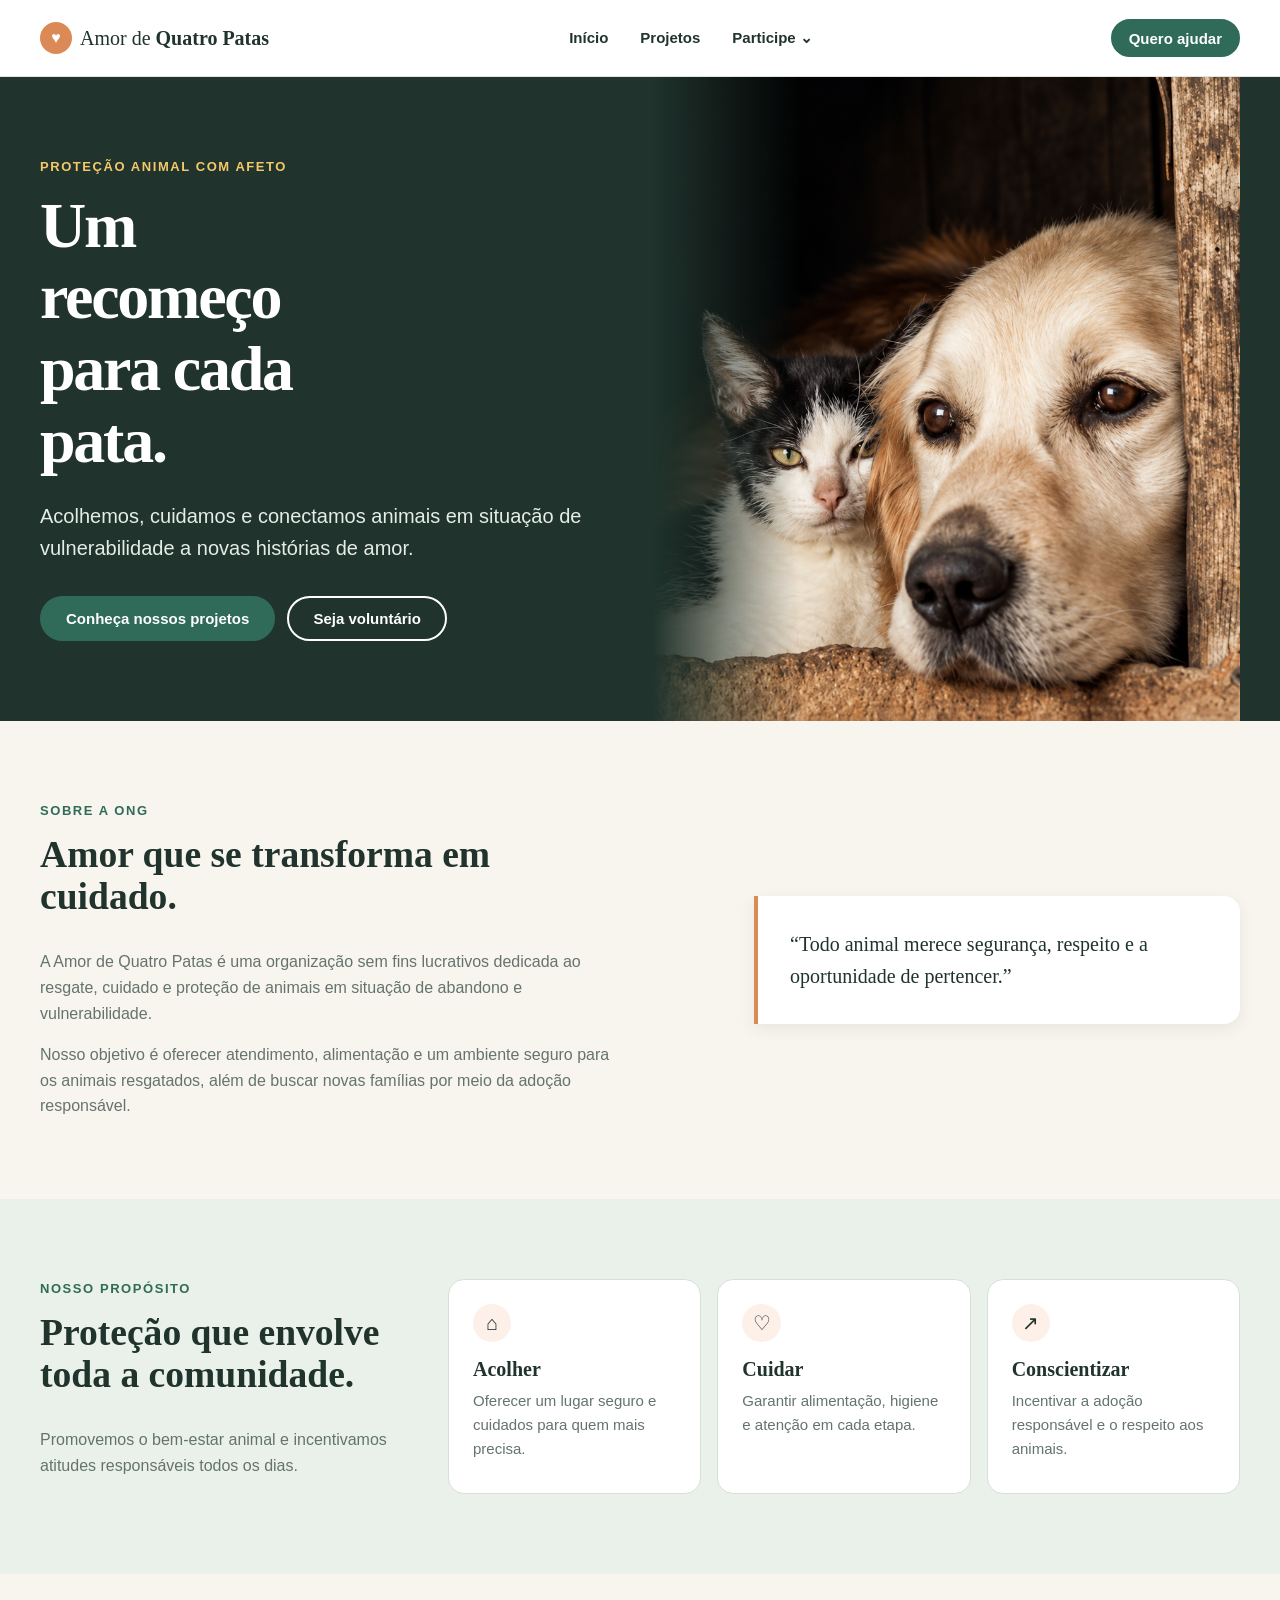
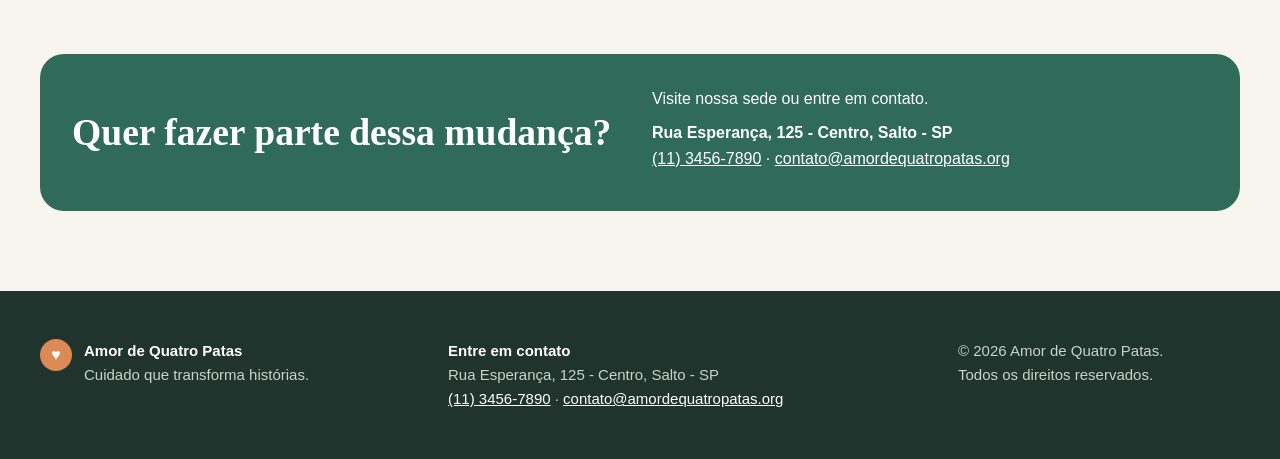
<file: index.html>
<!DOCTYPE html>
<html lang="pt-BR">
  <head>
    <meta charset="UTF-8" />
    <meta name="viewport" content="width=device-width, initial-scale=1.0" />
    <meta name="description" content="Amor de Quatro Patas: proteção, cuidado e adoção responsável." />
    <title>Amor de Quatro Patas</title>
    <link rel="stylesheet" href="../css/style.css" />
    <link rel="stylesheet" href="../css/components.css" />
    <link rel="stylesheet" href="../css/responsive.css" />
  </head>
  <body data-initial-route="inicio">
    <a class="skip-link" href="#conteudo-principal">Pular para o conteúdo</a>
    <header class="site-header">
      <div class="header-inner layout-grid">
        <a class="brand" href="#/inicio" data-route="inicio" aria-label="Amor de Quatro Patas - início"><span class="brand-mark" aria-hidden="true">♥</span><span>Amor de <strong>Quatro Patas</strong></span></a>
        <button class="menu-toggle" type="button" aria-label="Abrir menu" aria-controls="menu-principal" aria-expanded="false"><span></span><span></span><span></span></button>
        <nav class="main-nav" id="menu-principal" aria-label="Navegação principal">
          <ul>
            <li><a href="#/inicio" data-route="inicio">Início</a></li>
            <li><a href="#/projetos" data-route="projetos">Projetos</a></li>
            <li class="has-submenu"><button class="submenu-trigger" type="button" aria-expanded="false">Participe <span aria-hidden="true">⌄</span></button><ul class="submenu"><li><a href="#/cadastro" data-route="cadastro">Seja voluntário</a></li><li><a href="#/projetos" data-route="projetos" data-scroll="doacoes">Faça uma doação</a></li></ul></li>
          </ul>
        </nav>
        <a class="button button-small header-cta" href="#/cadastro" data-route="cadastro">Quero ajudar</a>
      </div>
    </header>
    <main id="conteudo-principal" tabindex="-1"><div id="app" aria-live="polite"></div></main>
    <footer class="site-footer"><div class="footer-inner layout-grid"><div class="footer-brand"><span class="brand-mark" aria-hidden="true">♥</span><p><strong>Amor de Quatro Patas</strong><br />Cuidado que transforma histórias.</p></div><address><strong>Entre em contato</strong><br />Rua Esperança, 125 - Centro, Salto - SP<br /><a href="tel:+551134567890">(11) 3456-7890</a> · <a href="mailto:contato@amordequatropatas.org">contato@amordequatropatas.org</a></address><p class="footer-copy">© 2026 Amor de Quatro Patas.<br />Todos os direitos reservados.</p></div></footer>
    <div class="toast-region" aria-live="polite" aria-atomic="true"></div>
    <div class="modal" id="modal-confirmacao" aria-hidden="true" role="dialog" aria-modal="true" aria-labelledby="modal-titulo"><div class="modal-backdrop" data-modal-close></div><div class="modal-dialog"><button class="modal-close" type="button" aria-label="Fechar janela" data-modal-close>×</button><span class="modal-icon" aria-hidden="true">♥</span><h2 id="modal-titulo">Confirmar cadastro</h2><p id="modal-mensagem">Deseja enviar seus dados para a ONG?</p><div class="modal-actions"><button class="button button-secondary" type="button" data-modal-close>Cancelar</button><button class="button" type="button" id="modal-confirmar">Confirmar envio</button></div></div></div>
    <script type="module" src="../js/app.js"></script>
  </body>
</html>
</file>
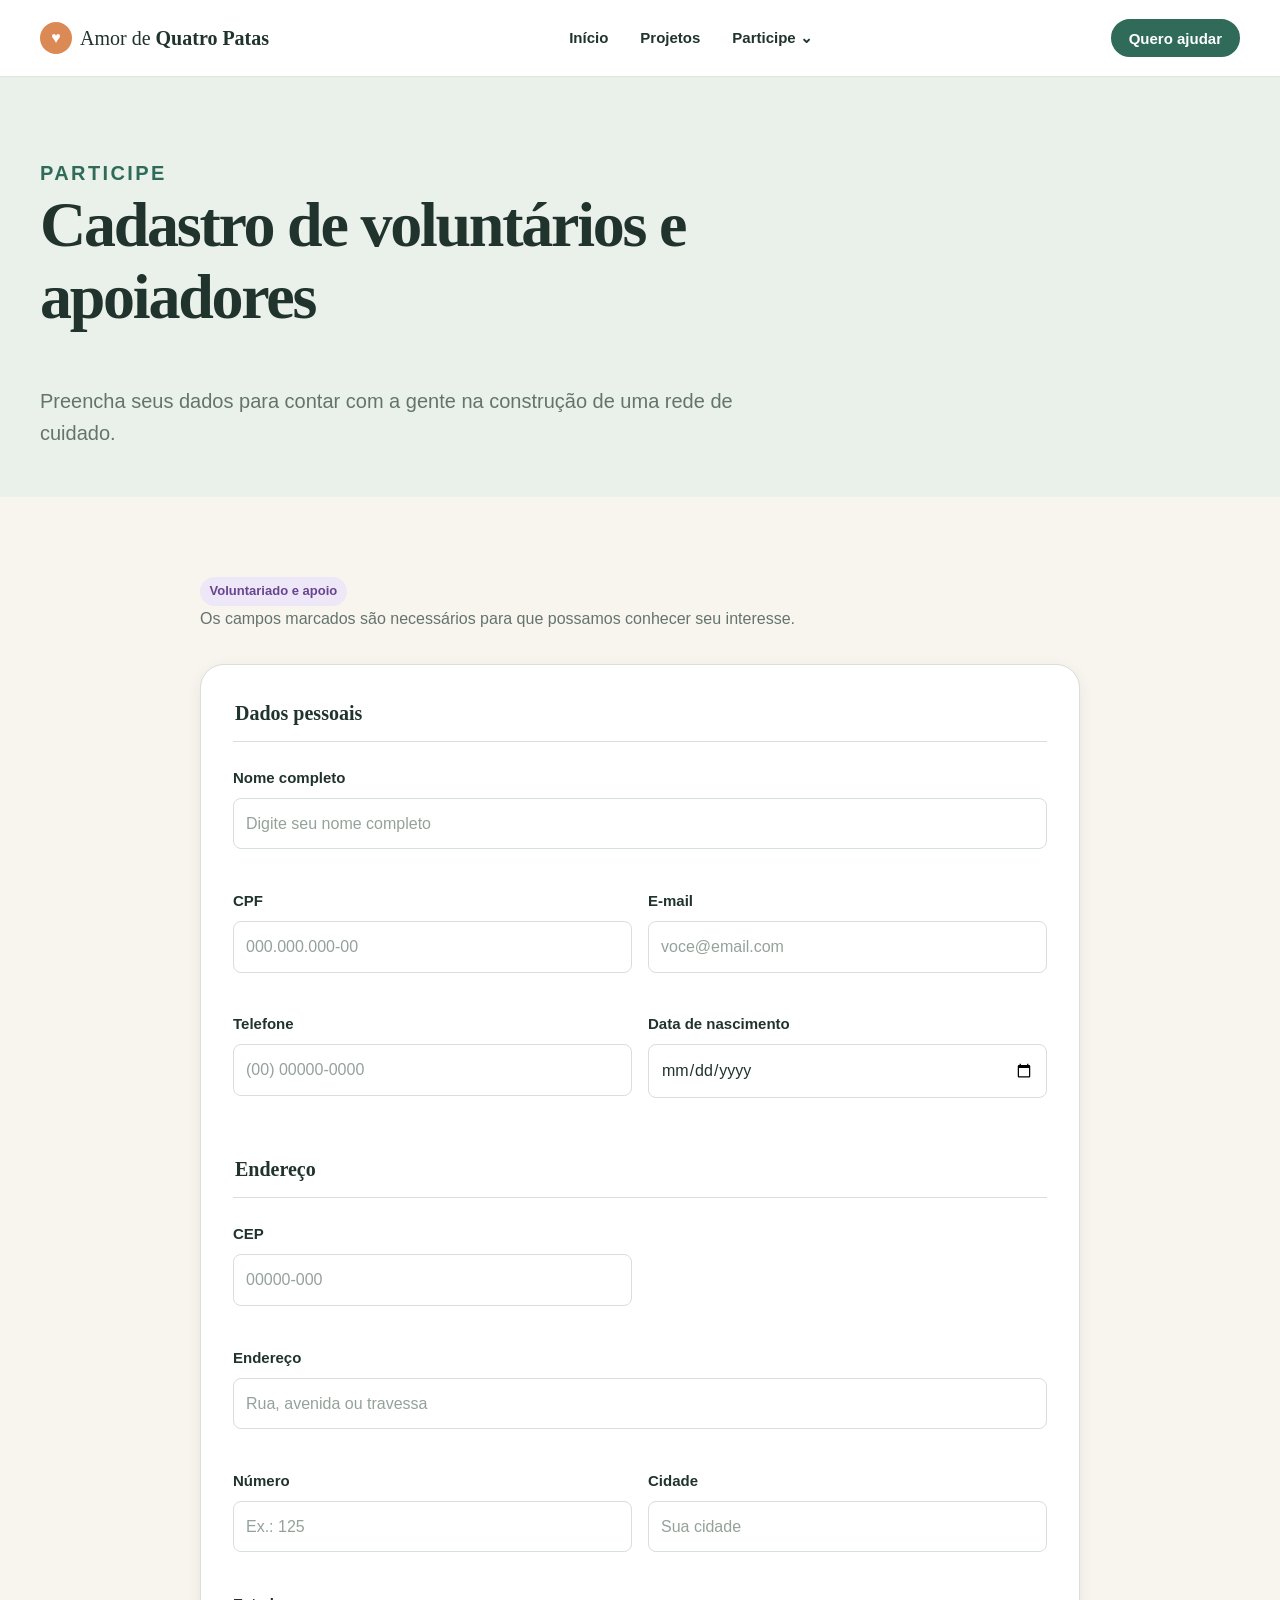
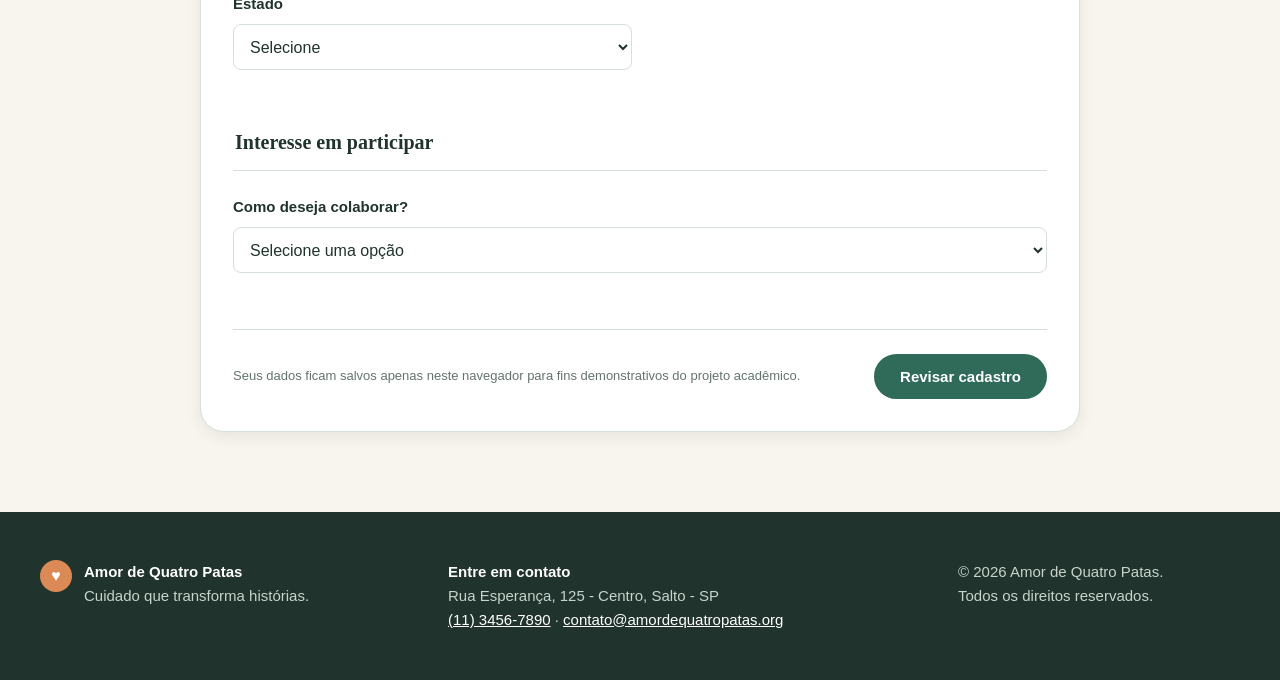
<file: cadastro.html>
<!DOCTYPE html>
<html lang="pt-BR">

<head>
  <meta charset="UTF-8" />
  <meta name="viewport" content="width=device-width, initial-scale=1.0" />
  <meta name="description" content="Cadastro de voluntários e apoiadores da Amor de Quatro Patas." />
  <title>Cadastro | Amor de Quatro Patas</title>
  <link rel="stylesheet" href="../css/style.css" />
  <link rel="stylesheet" href="../css/components.css" />
  <link rel="stylesheet" href="../css/responsive.css" />
</head>

<body data-initial-route="cadastro">
  <a class="skip-link" href="#conteudo-principal">Pular para o conteúdo</a>
  <header class="site-header">
    <div class="header-inner layout-grid"><a class="brand" href="#/inicio" data-route="inicio"
        aria-label="Amor de Quatro Patas - início"><span class="brand-mark" aria-hidden="true">♥</span><span>Amor de
          <strong>Quatro Patas</strong></span></a><button class="menu-toggle" type="button" aria-label="Abrir menu"
        aria-controls="menu-principal" aria-expanded="false"><span></span><span></span><span></span></button>
      <nav class="main-nav" id="menu-principal" aria-label="Navegação principal">
        <ul>
          <li><a href="#/inicio" data-route="inicio">Início</a></li>
          <li><a href="#/projetos" data-route="projetos">Projetos</a></li>
          <li class="has-submenu"><button class="submenu-trigger" type="button" aria-expanded="false">Participe <span
                aria-hidden="true">⌄</span></button>
            <ul class="submenu">
              <li><a href="#/cadastro" data-route="cadastro">Seja voluntário</a></li>
              <li><a href="#/projetos" data-route="projetos" data-scroll="doacoes">Faça uma doação</a></li>
            </ul>
          </li>
        </ul>
      </nav><a class="button button-small header-cta" href="#/cadastro" data-route="cadastro">Quero ajudar</a>
    </div>
  </header>
  <main id="conteudo-principal" tabindex="-1">
    <div id="app" aria-live="polite"></div>
  </main>
  <footer class="site-footer">
    <div class="footer-inner layout-grid">
      <div class="footer-brand"><span class="brand-mark" aria-hidden="true">♥</span>
        <p><strong>Amor de Quatro Patas</strong><br />Cuidado que transforma histórias.</p>
      </div>
      <address><strong>Entre em contato</strong><br />Rua Esperança, 125 - Centro, Salto - SP<br /><a
          href="tel:+551134567890">(11) 3456-7890</a> · <a
          href="mailto:contato@amordequatropatas.org">contato@amordequatropatas.org</a></address>
      <p class="footer-copy">© 2026 Amor de Quatro Patas.<br />Todos os direitos reservados.</p>
    </div>
  </footer>
  <div class="toast-region" aria-live="polite" aria-atomic="true"></div>
  <div class="modal" id="modal-confirmacao" aria-hidden="true" role="dialog" aria-modal="true"
    aria-labelledby="modal-titulo">
    <div class="modal-backdrop" data-modal-close></div>
    <div class="modal-dialog"><button class="modal-close" type="button" aria-label="Fechar janela"
        data-modal-close>×</button><span class="modal-icon" aria-hidden="true">♥</span>
      <h2 id="modal-titulo">Confirmar cadastro</h2>
      <p id="modal-mensagem">Deseja enviar seus dados para a ONG?</p>
      <div class="modal-actions"><button class="button button-secondary" type="button"
          data-modal-close>Cancelar</button><button class="button" type="button" id="modal-confirmar">Confirmar
          envio</button></div>
    </div>
  </div>
  <script type="module" src="../js/app.js"></script>
</body>

</html>
</file>
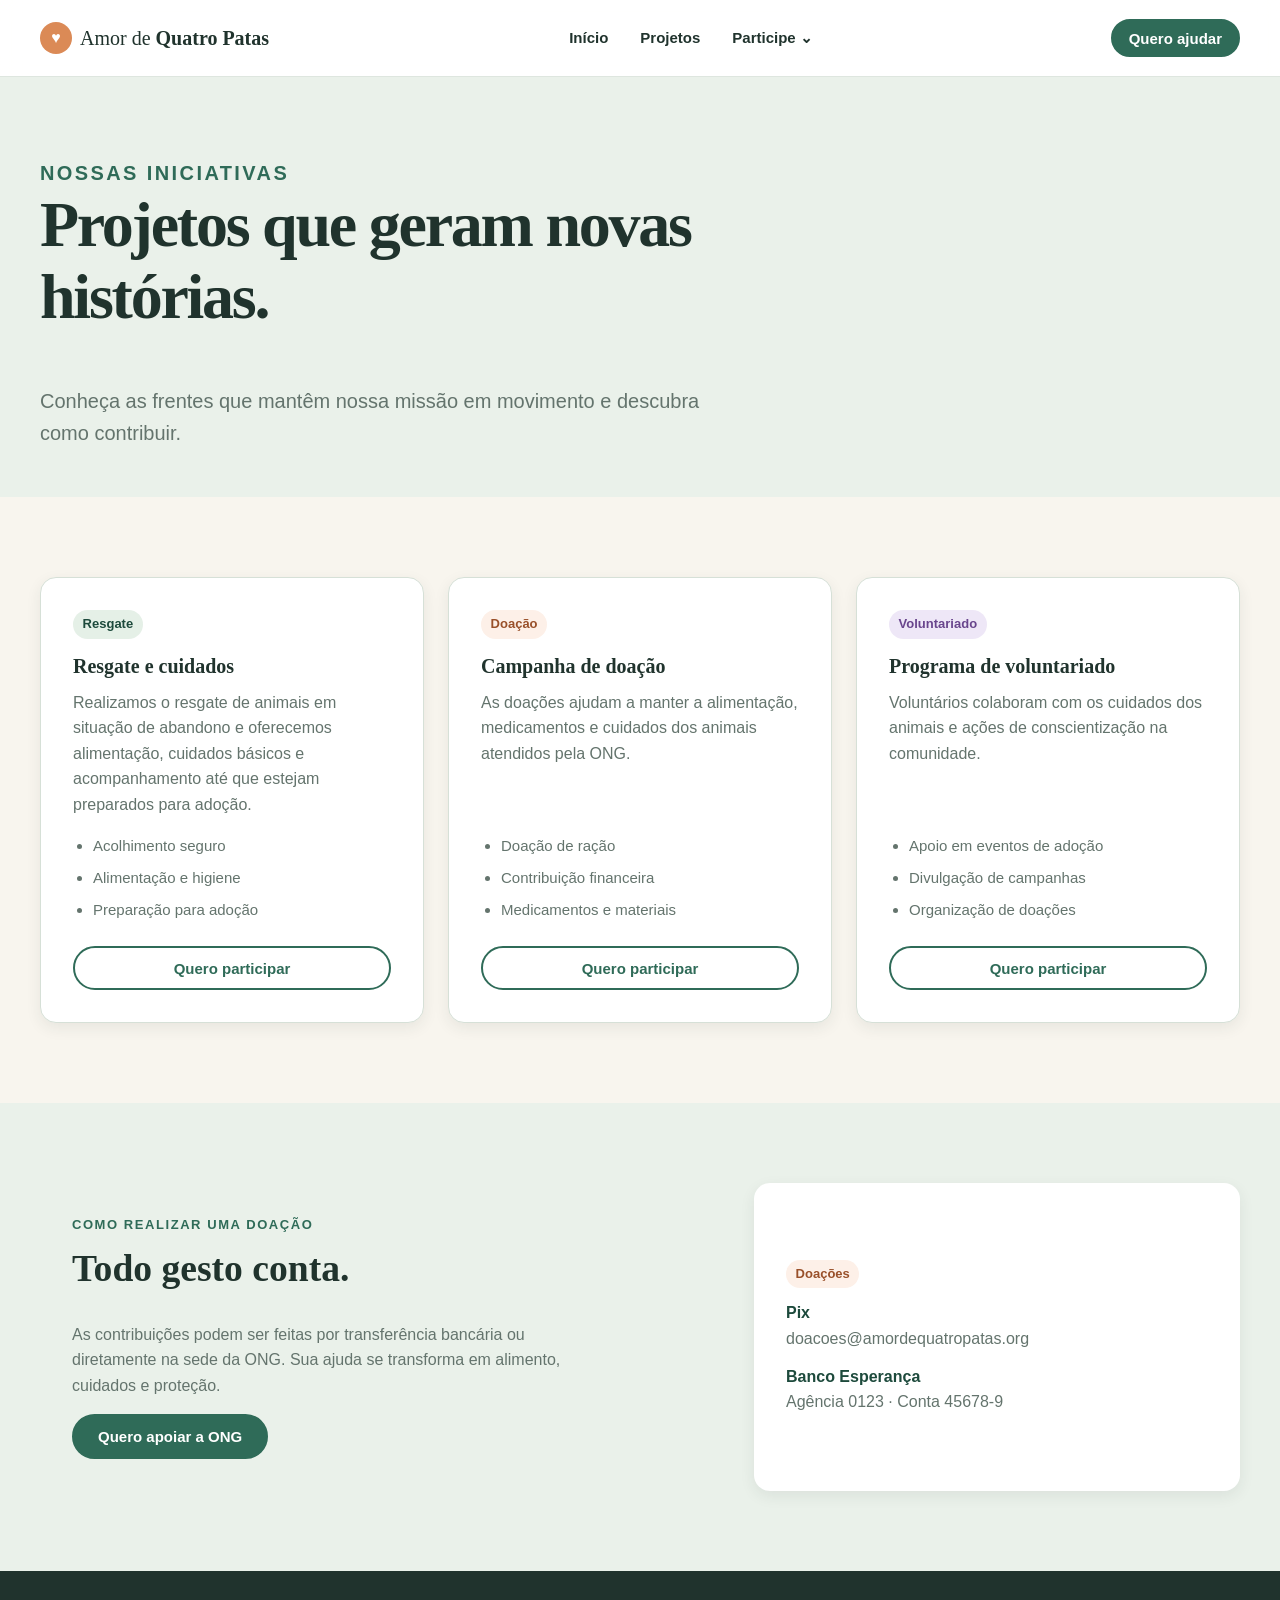
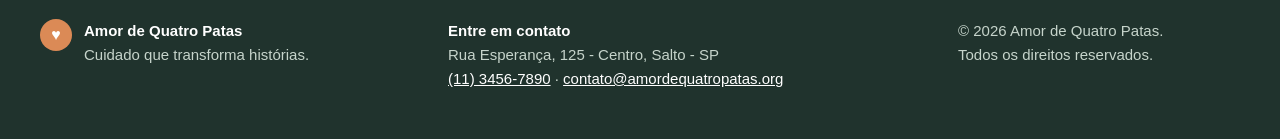
<file: projetos.html>
<!DOCTYPE html>
<html lang="pt-BR">

<head>
  <meta charset="UTF-8" />
  <meta name="viewport" content="width=device-width, initial-scale=1.0" />
  <meta name="description" content="Projetos da ONG Amor de Quatro Patas." />
  <title>Projetos | Amor de Quatro Patas</title>
  <link rel="stylesheet" href="../css/style.css" />
  <link rel="stylesheet" href="../css/components.css" />
  <link rel="stylesheet" href="../css/responsive.css" />
</head>

<body data-initial-route="projetos">
  <a class="skip-link" href="#conteudo-principal">Pular para o conteúdo</a>
  <header class="site-header">
    <div class="header-inner layout-grid"><a class="brand" href="#/inicio" data-route="inicio"
        aria-label="Amor de Quatro Patas - início"><span class="brand-mark" aria-hidden="true">♥</span><span>Amor de
          <strong>Quatro Patas</strong></span></a><button class="menu-toggle" type="button" aria-label="Abrir menu"
        aria-controls="menu-principal" aria-expanded="false"><span></span><span></span><span></span></button>
      <nav class="main-nav" id="menu-principal" aria-label="Navegação principal">
        <ul>
          <li><a href="#/inicio" data-route="inicio">Início</a></li>
          <li><a href="#/projetos" data-route="projetos">Projetos</a></li>
          <li class="has-submenu"><button class="submenu-trigger" type="button" aria-expanded="false">Participe <span
                aria-hidden="true">⌄</span></button>
            <ul class="submenu">
              <li><a href="#/cadastro" data-route="cadastro">Seja voluntário</a></li>
              <li><a href="#/projetos" data-route="projetos" data-scroll="doacoes">Faça uma doação</a></li>
            </ul>
          </li>
        </ul>
      </nav><a class="button button-small header-cta" href="#/cadastro" data-route="cadastro">Quero ajudar</a>
    </div>
  </header>
  <main id="conteudo-principal" tabindex="-1">
    <div id="app" aria-live="polite"></div>
  </main>
  <footer class="site-footer">
    <div class="footer-inner layout-grid">
      <div class="footer-brand"><span class="brand-mark" aria-hidden="true">♥</span>
        <p><strong>Amor de Quatro Patas</strong><br />Cuidado que transforma histórias.</p>
      </div>
      <address><strong>Entre em contato</strong><br />Rua Esperança, 125 - Centro, Salto - SP<br /><a
          href="tel:+551134567890">(11) 3456-7890</a> · <a
          href="mailto:contato@amordequatropatas.org">contato@amordequatropatas.org</a></address>
      <p class="footer-copy">© 2026 Amor de Quatro Patas.<br />Todos os direitos reservados.</p>
    </div>
  </footer>
  <div class="toast-region" aria-live="polite" aria-atomic="true"></div>
  <div class="modal" id="modal-confirmacao" aria-hidden="true" role="dialog" aria-modal="true"
    aria-labelledby="modal-titulo">
    <div class="modal-backdrop" data-modal-close></div>
    <div class="modal-dialog"><button class="modal-close" type="button" aria-label="Fechar janela"
        data-modal-close>×</button><span class="modal-icon" aria-hidden="true">♥</span>
      <h2 id="modal-titulo">Confirmar cadastro</h2>
      <p id="modal-mensagem">Deseja enviar seus dados para a ONG?</p>
      <div class="modal-actions"><button class="button button-secondary" type="button"
          data-modal-close>Cancelar</button><button class="button" type="button" id="modal-confirmar">Confirmar
          envio</button></div>
    </div>
  </div>
  <script type="module" src="../js/app.js"></script>
</body>

</html>
</file>
<file: css/style.css>
:root {
  --color-primary: #2f6b58;
  --color-primary-dark: #1d4a3c;
  --color-secondary: #db8a56;
  --color-accent: #f3c969;
  --color-background: #f8f5ee;
  --color-surface: #ffffff;
  --color-surface-alt: #eaf1ea;
  --color-text: #20332d;
  --color-muted: #64746d;
  --color-border: #d6e0d7;
  --color-success: #2f7d53;
  --color-error: #b84445;
  --color-warning: #a96712;
  --shadow-sm: 0 5px 15px rgba(32, 51, 45, 0.08);
  --shadow-md: 0 16px 38px rgba(32, 51, 45, 0.14);
  --radius-sm: 0.5rem;
  --radius-md: 1rem;
  --radius-lg: 1.5rem;
  --space-2xs: 0.25rem;
  --space-xs: 0.5rem;
  --space-sm: 0.75rem;
  --space-md: 1rem;
  --space-lg: 1.5rem;
  --space-xl: 2rem;
  --space-2xl: 3rem;
  --space-3xl: 5rem;
  --font-body: "Segoe UI", Arial, sans-serif;
  --font-display: Georgia, "Times New Roman", serif;
  --text-xs: 0.8125rem;
  --text-sm: 0.9375rem;
  --text-base: 1rem;
  --text-lg: 1.25rem;
  --text-xl: clamp(1.6rem, 3vw, 2.35rem);
  --text-2xl: clamp(2.35rem, 5vw, 4.5rem);
}

* {
  box-sizing: border-box;
}

html {
  scroll-behavior: smooth;
}

body {
  margin: 0;
  background: var(--color-background);
  color: var(--color-text);
  font: 400 var(--text-base)/1.6 var(--font-body);
}

button,
input,
select {
  font: inherit;
}

button,
a {
  -webkit-tap-highlight-color: transparent;
}

a {
  color: var(--color-primary-dark);
}

a:hover {
  color: var(--color-secondary);
}

button:focus-visible,
a:focus-visible,
input:focus-visible,
select:focus-visible {
  outline: 3px solid var(--color-accent);
  outline-offset: 3px;
}

h1,
h2,
h3,
p {
  margin-top: 0;
}

h1,
h2,
h3 {
  color: var(--color-text);
  font-family: var(--font-display);
  line-height: 1.12;
}

h1 {
  font-size: var(--text-2xl);
  letter-spacing: -0.035em;
}

h2 {
  font-size: var(--text-xl);
}

h3 {
  font-size: var(--text-lg);
}

p {
  color: var(--color-muted);
}

main {
  min-height: 65vh;
}

.layout-grid {
  display: grid;
  grid-template-columns: repeat(12, minmax(0, 1fr));
  column-gap: var(--space-lg);
}

.skip-link {
  position: fixed;
  z-index: 100;
  top: -5rem;
  left: var(--space-md);
  padding: var(--space-sm) var(--space-md);
  border-radius: var(--radius-sm);
  background: var(--color-text);
  color: #fff;
}

.skip-link:focus {
  top: var(--space-md);
}

.eyebrow {
  margin-bottom: var(--space-sm);
  color: var(--color-primary);
  font-size: var(--text-xs);
  font-weight: 800;
  letter-spacing: 0.12em;
  text-transform: uppercase;
}

.section {
  padding: var(--space-3xl) 0;
}

.section-heading {
  margin-bottom: var(--space-2xl);
}

.section-heading p {
  max-width: 42rem;
}
</file>
<file: css/components.css>
.site-header {
    position: sticky;
    z-index: 20;
    top: 0;
    border-bottom: 1px solid rgba(214, 224, 215, 0.8);
    background: rgba(255, 255, 255, 0.95);
    backdrop-filter: blur(12px);
}

.header-inner {
    width: min(100% - 2rem, 75rem);
    min-height: 4.75rem;
    margin: auto;
    align-items: center;
}

.brand {
    grid-column: 1 / span 4;
    display: inline-flex;
    align-items: center;
    gap: var(--space-xs);
    color: var(--color-text);
    font-family: var(--font-display);
    font-size: var(--text-lg);
    line-height: 1.1;
    text-decoration: none;
}

.brand:hover {
    color: var(--color-text);
}

.brand-mark {
    display: inline-grid;
    width: 2rem;
    height: 2rem;
    place-items: center;
    border-radius: 50%;
    background: var(--color-secondary);
    color: #fff;
    font-family: Arial, sans-serif;
    font-size: 1rem;
}

.main-nav {
    grid-column: 5 / span 5;
    justify-self: center;
}

.main-nav ul {
    display: flex;
    align-items: center;
    gap: var(--space-md);
    margin: 0;
    padding: 0;
    list-style: none;
}

.main-nav a,
.submenu-trigger {
    display: inline-block;
    padding: var(--space-xs);
    border: 0;
    background: transparent;
    color: var(--color-text);
    font-size: var(--text-sm);
    font-weight: 700;
    text-decoration: none;
    cursor: pointer;
}

.main-nav a:hover,
.main-nav a[aria-current="page"],
.submenu-trigger:hover {
    color: var(--color-primary);
}

.has-submenu {
    position: relative;
}

.submenu {
    position: absolute;
    top: calc(100% + 0.4rem);
    left: 0;
    display: none !important;
    width: 12rem;
    padding: var(--space-xs) !important;
    border: 1px solid var(--color-border);
    border-radius: var(--radius-sm);
    background: var(--color-surface);
    box-shadow: var(--shadow-md);
}

.has-submenu:hover .submenu,
.has-submenu:focus-within .submenu,
.has-submenu.is-open .submenu {
    display: block !important;
}

.submenu a {
    display: block;
    padding: var(--space-sm);
    border-radius: var(--radius-sm);
}

.submenu a:hover {
    background: var(--color-surface-alt);
}

.header-cta {
    grid-column: 10 / span 3;
    justify-self: end;
}

.menu-toggle {
    display: none;
    border: 0;
    background: transparent;
    color: var(--color-text);
    cursor: pointer;
}

.menu-toggle span {
    display: block;
    width: 1.5rem;
    height: 2px;
    margin: 0.28rem;
    border-radius: 1rem;
    background: currentColor;
    transition: transform 180ms ease, opacity 180ms ease;
}

.button {
    display: inline-flex;
    min-height: 2.8rem;
    align-items: center;
    justify-content: center;
    gap: var(--space-xs);
    padding: var(--space-sm) var(--space-lg);
    border: 2px solid var(--color-primary);
    border-radius: 100px;
    background: var(--color-primary);
    color: #fff;
    font-size: var(--text-sm);
    font-weight: 800;
    line-height: 1;
    text-decoration: none;
    cursor: pointer;
    transition: transform 180ms ease, box-shadow 180ms ease, background-color 180ms ease;
}

.button:hover {
    transform: translateY(-2px);
    background: var(--color-primary-dark);
    color: #fff;
    box-shadow: var(--shadow-sm);
}

.button:active {
    transform: translateY(0);
    box-shadow: none;
}

.button:disabled {
    border-color: var(--color-border);
    background: var(--color-border);
    color: var(--color-muted);
    cursor: not-allowed;
    transform: none;
    box-shadow: none;
}

.button-secondary {
    background: transparent;
    color: var(--color-primary);
}

.button-secondary:hover {
    background: var(--color-surface-alt);
    color: var(--color-primary-dark);
}

.button-small {
    min-height: 2.35rem;
    padding: var(--space-xs) var(--space-md);
}

.hero {
    min-height: 34rem;
    overflow: hidden;
    background: var(--color-text);
}

.hero-inner {
    width: min(100% - 2rem, 75rem);
    min-height: 34rem;
    margin: auto;
    align-items: center;
}

.hero-copy {
    z-index: 1;
    grid-column: 1 / span 6;
    padding: var(--space-3xl) 0;
}

.hero .eyebrow {
    color: var(--color-accent);
}

.hero h1 {
    max-width: 10ch;
    margin-bottom: var(--space-lg);
    color: #fff;
}

.hero p:not(.eyebrow) {
    max-width: 34rem;
    color: #e4ede6;
    font-size: var(--text-lg);
}

.hero-actions {
    display: flex;
    flex-wrap: wrap;
    gap: var(--space-sm);
    margin-top: var(--space-xl);
}

.hero-actions .button-secondary {
    border-color: #fff;
    color: #fff;
}

.hero-actions .button-secondary:hover {
    background: rgba(255, 255, 255, 0.15);
}

.hero-image {
    grid-column: 7 / -1;
    height: 100%;
    min-height: 34rem;
    background: linear-gradient(90deg, var(--color-text) 0%, transparent 25%), url("../img/ong-animais.png") center right / cover no-repeat;
}

.home-intro,
.purpose-grid,
.contact-panel,
.projects-grid,
.donation-panel,
.form-layout {
    width: min(100% - 2rem, 75rem);
    margin: auto;
}

.home-intro {
    align-items: center;
}

.intro-copy {
    grid-column: 1 / span 6;
}

.intro-copy p:last-child {
    margin-bottom: 0;
}

.intro-aside {
    grid-column: 8 / -1;
    padding: var(--space-xl);
    border-left: 4px solid var(--color-secondary);
    border-radius: 0 var(--radius-md) var(--radius-md) 0;
    background: var(--color-surface);
    box-shadow: var(--shadow-sm);
}

.intro-aside p {
    margin: 0;
    color: var(--color-text);
    font-family: var(--font-display);
    font-size: var(--text-lg);
}

.purpose-section {
    background: var(--color-surface-alt);
}

.purpose-heading {
    grid-column: 1 / span 4;
}

.purpose-cards {
    grid-column: 5 / -1;
    display: grid;
    grid-template-columns: repeat(3, 1fr);
    gap: var(--space-md);
}

.value-card {
    padding: var(--space-lg);
    border: 1px solid var(--color-border);
    border-radius: var(--radius-md);
    background: var(--color-surface);
}

.value-card span {
    display: grid;
    width: 2.4rem;
    height: 2.4rem;
    place-items: center;
    margin-bottom: var(--space-md);
    border-radius: 50%;
    background: #fdf0e8;
    font-size: var(--text-lg);
}

.value-card h3 {
    margin-bottom: var(--space-xs);
}

.value-card p {
    margin-bottom: 0;
    font-size: var(--text-sm);
}

.contact-panel {
    align-items: center;
    padding: var(--space-xl);
    border-radius: var(--radius-lg);
    background: var(--color-primary);
}

.contact-panel h2,
.contact-panel p {
    color: #fff;
}

.contact-panel h2 {
    grid-column: 1 / span 6;
    margin-bottom: 0;
}

.contact-details {
    grid-column: 7 / -1;
}

.contact-details p {
    margin-bottom: var(--space-xs);
}

.contact-details a {
    color: #fff;
}

.page-hero {
    padding: var(--space-3xl) 0 var(--space-2xl);
    background: var(--color-surface-alt);
}

.page-hero-inner {
    width: min(100% - 2rem, 75rem);
    margin: auto;
}

.page-hero h1,
.page-hero p {
    grid-column: 1 / span 8;
}

.page-hero p {
    max-width: 44rem;
    margin-bottom: 0;
    font-size: var(--text-lg);
}

.projects-grid {
    display: grid;
    grid-template-columns: repeat(3, 1fr);
    gap: var(--space-lg);
}

.project-card {
    display: flex;
    flex-direction: column;
    padding: var(--space-xl);
    border: 1px solid var(--color-border);
    border-radius: var(--radius-md);
    background: var(--color-surface);
    box-shadow: var(--shadow-sm);
    transition: transform 180ms ease, box-shadow 180ms ease;
}

.project-card:hover {
    transform: translateY(-5px);
    box-shadow: var(--shadow-md);
}

.project-card h3 {
    margin: var(--space-md) 0 var(--space-sm);
}

.project-card p {
    flex-grow: 1;
}

.card-list {
    margin: 0 0 var(--space-lg);
    padding-left: 1.25rem;
    color: var(--color-muted);
    font-size: var(--text-sm);
}

.card-list li+li {
    margin-top: var(--space-xs);
}

.badge {
    display: inline-flex;
    width: max-content;
    align-items: center;
    padding: 0.25rem 0.6rem;
    border-radius: 100px;
    background: #e5f0e7;
    color: var(--color-primary-dark);
    font-size: var(--text-xs);
    font-weight: 800;
}

.badge.donation {
    background: #fdf0e8;
    color: #99502a;
}

.badge.volunteer {
    background: #eee7f7;
    color: #69458d;
}

.donation-section {
    background: var(--color-surface-alt);
}

.donation-panel {
    align-items: stretch;
}

.donation-copy {
    grid-column: 1 / span 6;
    padding: var(--space-xl);
}

.donation-copy p {
    max-width: 36rem;
}

.donation-box {
    grid-column: 8 / -1;
    display: flex;
    flex-direction: column;
    justify-content: center;
    gap: var(--space-sm);
    padding: var(--space-xl);
    border-radius: var(--radius-md);
    background: var(--color-surface);
    box-shadow: var(--shadow-sm);
}

.donation-box p {
    margin: 0;
}

.donation-box strong {
    color: var(--color-primary-dark);
}

.form-layout {
    max-width: 55rem;
}

.form-intro {
    margin-bottom: var(--space-xl);
}

.alert {
    display: flex;
    gap: var(--space-sm);
    margin-bottom: var(--space-lg);
    padding: var(--space-md);
    border: 1px solid #ebc0c0;
    border-radius: var(--radius-sm);
    background: #fff4f3;
    color: var(--color-error);
}

.alert[hidden] {
    display: none;
}

.form-card {
    padding: clamp(1rem, 4vw, 2rem);
    border: 1px solid var(--color-border);
    border-radius: var(--radius-lg);
    background: var(--color-surface);
    box-shadow: var(--shadow-sm);
}

fieldset {
    min-width: 0;
    margin: 0 0 var(--space-xl);
    padding: 0;
    border: 0;
}

fieldset:last-of-type {
    margin-bottom: 0;
}

legend {
    width: 100%;
    margin-bottom: var(--space-lg);
    padding-bottom: var(--space-sm);
    border-bottom: 1px solid var(--color-border);
    color: var(--color-text);
    font-family: var(--font-display);
    font-size: var(--text-lg);
    font-weight: 700;
}

.form-grid {
    display: grid;
    grid-template-columns: repeat(2, minmax(0, 1fr));
    gap: var(--space-md);
}

.field.full {
    grid-column: 1 / -1;
}

.field {
    display: flex;
    flex-direction: column;
    gap: var(--space-xs);
}

.field label {
    color: var(--color-text);
    font-size: var(--text-sm);
    font-weight: 800;
}

.field input,
.field select {
    width: 100%;
    min-height: 2.9rem;
    padding: var(--space-sm);
    border: 1px solid var(--color-border);
    border-radius: var(--radius-sm);
    background: #fff;
    color: var(--color-text);
    transition: border-color 160ms ease, box-shadow 160ms ease;
}

.field input::placeholder {
    color: #94a29a;
}

.field input:hover,
.field select:hover {
    border-color: var(--color-primary);
}

.field input:focus,
.field select:focus {
    border-color: var(--color-primary);
    outline: 0;
    box-shadow: 0 0 0 4px rgba(47, 107, 88, 0.14);
}

.field input:active,
.field select:active {
    border-color: var(--color-primary-dark);
}

.field input:disabled,
.field select:disabled {
    border-color: var(--color-border);
    background: #eef1ee;
    color: var(--color-muted);
    cursor: not-allowed;
}

.field.is-invalid input,
.field.is-invalid select {
    border-color: var(--color-error);
    background: #fff8f8;
}

.field.is-valid input,
.field.is-valid select {
    border-color: var(--color-success);
    background: #f5fbf6;
}

.field-error {
    min-height: 1.2em;
    margin: 0;
    color: var(--color-error);
    font-size: var(--text-xs);
}

.form-actions {
    display: flex;
    justify-content: space-between;
    align-items: center;
    gap: var(--space-md);
    margin-top: var(--space-xl);
    padding-top: var(--space-lg);
    border-top: 1px solid var(--color-border);
}

.form-note {
    margin: 0;
    font-size: var(--text-xs);
}

.site-footer {
    padding: var(--space-2xl) 0;
    background: var(--color-text);
    color: #fff;
}

.footer-inner {
    width: min(100% - 2rem, 75rem);
    margin: auto;
    align-items: start;
}

.footer-brand {
    grid-column: 1 / span 4;
    display: flex;
    align-items: flex-start;
    gap: var(--space-sm);
}

.footer-brand p,
.site-footer address,
.footer-copy {
    color: #c6d4cb;
    font-size: var(--text-sm);
    font-style: normal;
}

.footer-brand p {
    margin: 0;
}

.footer-brand strong,
.site-footer address strong {
    color: #fff;
}

.site-footer address {
    grid-column: 5 / span 5;
}

.site-footer a {
    color: #fff;
}

.footer-copy {
    grid-column: 10 / -1;
    margin: 0;
}

.toast-region {
    position: fixed;
    z-index: 50;
    right: var(--space-md);
    bottom: var(--space-md);
    display: grid;
    gap: var(--space-sm);
    width: min(calc(100% - 2rem), 23rem);
}

.toast {
    display: flex;
    align-items: flex-start;
    gap: var(--space-sm);
    padding: var(--space-md);
    border-radius: var(--radius-sm);
    background: var(--color-text);
    color: #fff;
    box-shadow: var(--shadow-md);
    animation: slide-in 240ms ease-out;
}

.toast.success {
    background: var(--color-success);
}

.toast.error {
    background: var(--color-error);
}

.toast p {
    margin: 0;
    color: inherit;
    font-size: var(--text-sm);
}

.modal {
    position: fixed;
    z-index: 60;
    inset: 0;
    display: grid;
    place-items: center;
    padding: var(--space-md);
    opacity: 0;
    visibility: hidden;
    transition: opacity 180ms ease, visibility 180ms ease;
}

.modal.is-open {
    opacity: 1;
    visibility: visible;
}

.modal-backdrop {
    position: absolute;
    inset: 0;
    background: rgba(16, 35, 28, 0.66);
}

.modal-dialog {
    position: relative;
    width: min(100%, 30rem);
    padding: var(--space-2xl);
    border-radius: var(--radius-md);
    background: var(--color-surface);
    box-shadow: var(--shadow-md);
    text-align: center;
    transform: translateY(0.75rem);
    transition: transform 180ms ease;
}

.modal.is-open .modal-dialog {
    transform: translateY(0);
}

.modal-close {
    position: absolute;
    top: var(--space-sm);
    right: var(--space-sm);
    width: 2.2rem;
    height: 2.2rem;
    border: 0;
    border-radius: 50%;
    background: transparent;
    color: var(--color-text);
    font-size: 1.5rem;
    cursor: pointer;
}

.modal-close:hover {
    background: var(--color-surface-alt);
}

.modal-icon {
    display: inline-grid;
    width: 3rem;
    height: 3rem;
    place-items: center;
    margin-bottom: var(--space-md);
    border-radius: 50%;
    background: #fdf0e8;
    color: var(--color-secondary);
    font-size: var(--text-lg);
}

.modal-actions {
    display: flex;
    justify-content: center;
    flex-wrap: wrap;
    gap: var(--space-sm);
    margin-top: var(--space-xl);
}

@keyframes slide-in {
    from {
        opacity: 0;
        transform: translateX(1rem);
    }

    to {
        opacity: 1;
        transform: translateX(0);
    }
}
</file>
<file: css/responsive.css>
@media (max-width: 1500px) {

    .hero-inner,
    .header-inner,
    .home-intro,
    .purpose-grid,
    .contact-panel,
    .projects-grid,
    .donation-panel,
    .form-layout,
    .page-hero-inner,
    .footer-inner {
        width: min(100% - 3rem, 75rem);
    }
}

@media (max-width: 1200px) {
    .hero-copy {
        grid-column: 1 / span 7;
    }

    .hero-image {
        grid-column: 7 / -1;
        opacity: 0.88;
    }

    .purpose-heading {
        grid-column: 1 / span 5;
    }

    .purpose-cards {
        grid-column: 6 / -1;
    }
}

@media (max-width: 960px) {
    .main-nav {
        grid-column: 5 / span 6;
    }

    .header-cta {
        display: none;
    }

    .hero {
        min-height: 31rem;
    }

    .hero-inner,
    .hero-image {
        min-height: 31rem;
    }

    .intro-copy {
        grid-column: 1 / span 7;
    }

    .intro-aside {
        grid-column: 9 / -1;
    }

    .purpose-heading {
        grid-column: 1 / -1;
    }

    .purpose-cards {
        grid-column: 1 / -1;
    }

    .projects-grid {
        grid-template-columns: repeat(2, 1fr);
    }

    .project-card:last-child {
        grid-column: 1 / -1;
    }

    .donation-copy {
        grid-column: 1 / span 7;
    }

    .donation-box {
        grid-column: 8 / -1;
    }

    .footer-brand {
        grid-column: 1 / span 5;
    }

    .site-footer address {
        grid-column: 6 / -1;
    }

    .footer-copy {
        grid-column: 1 / -1;
    }
}

@media (max-width: 700px) {
    .header-inner {
        min-height: 4.25rem;
    }

    .brand {
        grid-column: 1 / span 9;
        font-size: var(--text-base);
    }

    .menu-toggle {
        grid-column: 12;
        display: block;
        justify-self: end;
    }

    .menu-toggle.is-open span:nth-child(1) {
        transform: translateY(6px) rotate(45deg);
    }

    .menu-toggle.is-open span:nth-child(2) {
        opacity: 0;
    }

    .menu-toggle.is-open span:nth-child(3) {
        transform: translateY(-6px) rotate(-45deg);
    }

    .main-nav {
        position: absolute;
        top: 100%;
        right: 1rem;
        left: 1rem;
        display: none;
        padding: var(--space-sm);
        border: 1px solid var(--color-border);
        border-radius: var(--radius-md);
        background: var(--color-surface);
        box-shadow: var(--shadow-md);
    }

    .main-nav.is-open {
        display: block;
    }

    .main-nav>ul {
        display: block;
    }

    .main-nav a,
    .submenu-trigger {
        display: block;
        width: 100%;
        padding: var(--space-sm);
        text-align: left;
    }

    .submenu {
        position: static;
        width: auto;
        margin-left: var(--space-sm);
        box-shadow: none;
    }

    .has-submenu:hover .submenu {
        display: none !important;
    }

    .has-submenu.is-open .submenu {
        display: block !important;
    }

    .hero,
    .hero-inner,
    .hero-image {
        min-height: auto;
    }

    .hero {
        background: linear-gradient(90deg, rgba(32, 51, 45, 0.95), rgba(32, 51, 45, 0.82)), url("../img/ong-animais.png") 70% center / cover no-repeat;
    }

    .hero-inner {
        padding: var(--space-3xl) 0;
    }

    .hero-copy {
        grid-column: 1 / -1;
        padding: 0;
    }

    .hero-image {
        display: none;
    }

    .home-intro,
    .purpose-grid,
    .contact-panel,
    .donation-panel {
        row-gap: var(--space-lg);
    }

    .intro-copy,
    .intro-aside,
    .contact-panel h2,
    .contact-details,
    .donation-copy,
    .donation-box {
        grid-column: 1 / -1;
    }

    .purpose-cards {
        grid-template-columns: 1fr;
    }

    .projects-grid {
        grid-template-columns: 1fr;
    }

    .project-card:last-child {
        grid-column: auto;
    }

    .page-hero h1,
    .page-hero p {
        grid-column: 1 / -1;
    }

    .form-grid {
        grid-template-columns: 1fr;
    }

    .field.full {
        grid-column: auto;
    }

    .form-actions {
        align-items: flex-start;
        flex-direction: column;
    }

    .form-actions .button {
        width: 100%;
    }
}

@media (max-width: 540px) {

    .header-inner,
    .hero-inner,
    .home-intro,
    .purpose-grid,
    .contact-panel,
    .projects-grid,
    .donation-panel,
    .form-layout,
    .page-hero-inner,
    .footer-inner {
        width: min(100% - 2rem, 75rem);
    }

    .section {
        padding: var(--space-2xl) 0;
    }

    .hero-inner {
        padding: var(--space-2xl) 0;
    }

    .hero h1 {
        max-width: 12ch;
    }

    .hero-actions {
        flex-direction: column;
    }

    .hero-actions .button {
        width: 100%;
    }

    .contact-panel,
    .form-card,
    .project-card,
    .donation-copy,
    .donation-box {
        padding: var(--space-lg);
    }

    .footer-brand,
    .site-footer address,
    .footer-copy {
        grid-column: 1 / -1;
    }

    .footer-inner {
        row-gap: var(--space-lg);
    }

    .modal-dialog {
        padding: var(--space-xl) var(--space-lg);
    }

    .modal-actions .button {
        width: 100%;
    }
}

@media (max-width: 380px) {
    :root {
        --text-base: 0.9375rem;
    }

    .brand-mark {
        width: 1.75rem;
        height: 1.75rem;
    }

    .hero h1 {
        font-size: 2.15rem;
    }

    .page-hero {
        padding-top: var(--space-2xl);
    }
}
</file>
